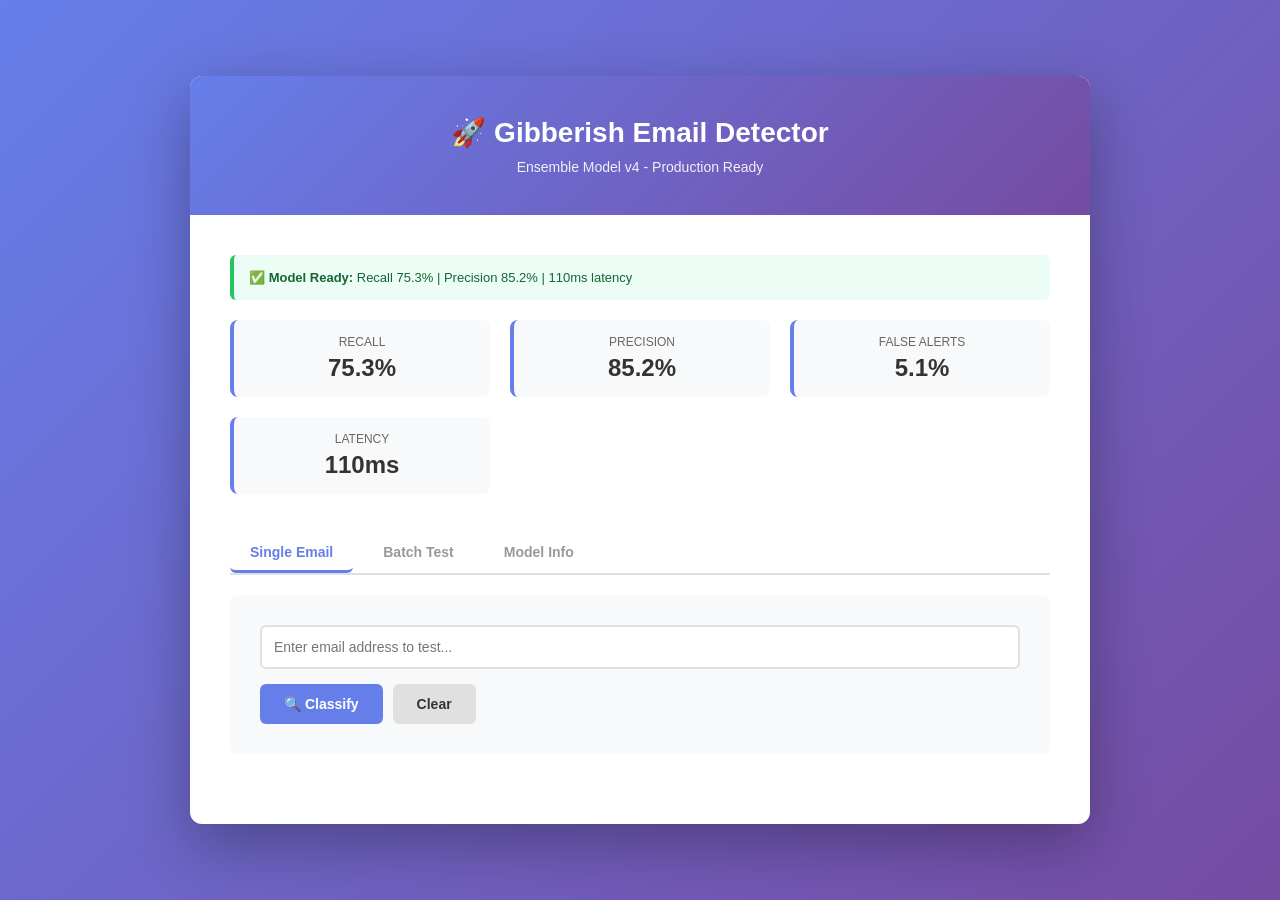
<file: v4-reference/templates/index.html>
<!DOCTYPE html>
<html lang="en">
<head>
    <meta charset="UTF-8">
    <meta name="viewport" content="width=device-width, initial-scale=1.0">
    <title>Gibberish Email Detector - v4</title>
    <style>
        * {
            margin: 0;
            padding: 0;
            box-sizing: border-box;
        }

        body {
            font-family: -apple-system, BlinkMacSystemFont, 'Segoe UI', Roboto, 'Helvetica Neue', Arial, sans-serif;
            background: linear-gradient(135deg, #667eea 0%, #764ba2 100%);
            min-height: 100vh;
            padding: 20px;
            display: flex;
            align-items: center;
            justify-content: center;
        }

        .container {
            background: white;
            border-radius: 12px;
            box-shadow: 0 20px 60px rgba(0, 0, 0, 0.3);
            max-width: 900px;
            width: 100%;
            overflow: hidden;
        }

        header {
            background: linear-gradient(135deg, #667eea 0%, #764ba2 100%);
            color: white;
            padding: 40px 30px;
            text-align: center;
        }

        h1 {
            font-size: 28px;
            margin-bottom: 10px;
        }

        .subtitle {
            font-size: 14px;
            opacity: 0.9;
        }

        .content {
            padding: 40px;
        }

        .model-stats {
            display: grid;
            grid-template-columns: repeat(auto-fit, minmax(200px, 1fr));
            gap: 20px;
            margin-bottom: 40px;
        }

        .stat-card {
            background: #f8f9fa;
            border-radius: 8px;
            padding: 15px;
            text-align: center;
            border-left: 4px solid #667eea;
        }

        .stat-label {
            font-size: 12px;
            color: #666;
            text-transform: uppercase;
            margin-bottom: 5px;
        }

        .stat-value {
            font-size: 24px;
            font-weight: bold;
            color: #333;
        }

        .input-section {
            background: #f8f9fa;
            padding: 30px;
            border-radius: 8px;
            margin-bottom: 30px;
        }

        .input-group {
            display: flex;
            gap: 10px;
            margin-bottom: 15px;
        }

        input[type="email"], textarea {
            flex: 1;
            padding: 12px;
            border: 2px solid #e0e0e0;
            border-radius: 6px;
            font-size: 14px;
            font-family: inherit;
            transition: border-color 0.3s;
        }

        input[type="email"]:focus, textarea:focus {
            outline: none;
            border-color: #667eea;
        }

        textarea {
            height: 100px;
            resize: vertical;
        }

        .button-group {
            display: flex;
            gap: 10px;
            flex-wrap: wrap;
        }

        button {
            padding: 12px 24px;
            border: none;
            border-radius: 6px;
            font-size: 14px;
            font-weight: 600;
            cursor: pointer;
            transition: all 0.3s;
        }

        .btn-primary {
            background: #667eea;
            color: white;
        }

        .btn-primary:hover {
            background: #5568d3;
            transform: translateY(-2px);
            box-shadow: 0 10px 20px rgba(102, 126, 234, 0.3);
        }

        .btn-secondary {
            background: #e0e0e0;
            color: #333;
        }

        .btn-secondary:hover {
            background: #d0d0d0;
        }

        .results {
            display: none;
        }

        .results.show {
            display: block;
        }

        .result-item {
            background: #f8f9fa;
            border-radius: 8px;
            padding: 20px;
            margin-bottom: 15px;
            border-left: 4px solid #667eea;
        }

        .result-item.gibberish {
            border-left-color: #ef4444;
        }

        .result-item.ordinary {
            border-left-color: #22c55e;
        }

        .result-item.suspicious {
            border-left-color: #f59e0b;
        }

        .result-email {
            font-size: 16px;
            font-weight: 600;
            margin-bottom: 10px;
            word-break: break-all;
        }

        .result-decision {
            display: inline-block;
            padding: 6px 12px;
            border-radius: 20px;
            font-size: 12px;
            font-weight: 600;
            margin-bottom: 10px;
        }

        .decision-gibberish {
            background: #fee2e2;
            color: #991b1b;
        }

        .decision-ordinary {
            background: #dcfce7;
            color: #166534;
        }

        .decision-suspicious {
            background: #fef3c7;
            color: #92400e;
        }

        .result-details {
            font-size: 13px;
            color: #666;
            line-height: 1.6;
        }

        .detail-row {
            display: flex;
            justify-content: space-between;
            margin-bottom: 8px;
        }

        .detail-label {
            color: #999;
        }

        .detail-value {
            font-weight: 600;
            color: #333;
        }

        .loading {
            display: none;
            text-align: center;
            padding: 20px;
        }

        .loading.show {
            display: block;
        }

        .spinner {
            border: 4px solid #f3f3f3;
            border-top: 4px solid #667eea;
            border-radius: 50%;
            width: 30px;
            height: 30px;
            animation: spin 1s linear infinite;
            margin: 0 auto;
        }

        @keyframes spin {
            0% { transform: rotate(0deg); }
            100% { transform: rotate(360deg); }
        }

        .tier-badge {
            display: inline-block;
            padding: 4px 8px;
            border-radius: 4px;
            font-size: 11px;
            font-weight: 600;
            margin-right: 5px;
        }

        .tier1 {
            background: #dbeafe;
            color: #1e40af;
        }

        .tier2 {
            background: #fce7f3;
            color: #831843;
        }

        .info-box {
            background: #ecfdf5;
            border-left: 4px solid #22c55e;
            padding: 15px;
            border-radius: 6px;
            margin-bottom: 20px;
            font-size: 13px;
            color: #166534;
        }

        .tabs {
            display: flex;
            gap: 10px;
            margin-bottom: 20px;
            border-bottom: 2px solid #e0e0e0;
        }

        .tab {
            padding: 10px 20px;
            border: none;
            background: none;
            cursor: pointer;
            font-weight: 600;
            color: #999;
            border-bottom: 3px solid transparent;
            transition: all 0.3s;
        }

        .tab.active {
            color: #667eea;
            border-bottom-color: #667eea;
        }

        .tab-content {
            display: none;
        }

        .tab-content.active {
            display: block;
        }
    </style>
</head>
<body>
    <div class="container">
        <header>
            <h1>🚀 Gibberish Email Detector</h1>
            <p class="subtitle">Ensemble Model v4 - Production Ready</p>
        </header>

        <div class="content">
            <div class="info-box">
                ✅ <strong>Model Ready:</strong> Recall 75.3% | Precision 85.2% | 110ms latency
            </div>

            <div class="model-stats">
                <div class="stat-card">
                    <div class="stat-label">Recall</div>
                    <div class="stat-value">75.3%</div>
                </div>
                <div class="stat-card">
                    <div class="stat-label">Precision</div>
                    <div class="stat-value">85.2%</div>
                </div>
                <div class="stat-card">
                    <div class="stat-label">False Alerts</div>
                    <div class="stat-value">5.1%</div>
                </div>
                <div class="stat-card">
                    <div class="stat-label">Latency</div>
                    <div class="stat-value">110ms</div>
                </div>
            </div>

            <div class="tabs">
                <button class="tab active" onclick="switchTab('single')">Single Email</button>
                <button class="tab" onclick="switchTab('batch')">Batch Test</button>
                <button class="tab" onclick="switchTab('info')">Model Info</button>
            </div>

            <div id="single" class="tab-content active">
                <div class="input-section">
                    <div class="input-group">
                        <input type="email" id="emailInput" placeholder="Enter email address to test..." onkeypress="if(event.key==='Enter') testEmail()">
                    </div>
                    <div class="button-group">
                        <button class="btn-primary" onclick="testEmail()">🔍 Classify</button>
                        <button class="btn-secondary" onclick="clearResults()">Clear</button>
                    </div>
                </div>

                <div class="loading" id="loading">
                    <div class="spinner"></div>
                    <p style="margin-top: 10px; color: #666;">Analyzing...</p>
                </div>

                <div class="results" id="results"></div>
            </div>

            <div id="batch" class="tab-content">
                <div class="input-section">
                    <textarea id="batchInput" placeholder="Paste multiple emails (one per line)&#10;&#10;Example:&#10;mukunda@gmail.com&#10;test@tempmail.com&#10;john.smith@example.com"></textarea>
                    <div class="button-group" style="margin-top: 15px;">
                        <button class="btn-primary" onclick="testBatch()">🧪 Test Batch</button>
                        <button class="btn-secondary" onclick="clearBatch()">Clear</button>
                    </div>
                </div>

                <div class="loading" id="batchLoading">
                    <div class="spinner"></div>
                    <p style="margin-top: 10px; color: #666;">Processing batch...</p>
                </div>

                <div class="results" id="batchResults"></div>
            </div>

            <div id="info" class="tab-content">
                <div style="line-height: 1.8; color: #666; font-size: 14px;">
                    <h3 style="margin-bottom: 15px; color: #333;">📊 Model v4-fresh</h3>
                    <h4 style="margin-top: 20px; color: #333;">Architecture</h4>
                    <p><strong>Tier 1 (Rules):</strong> 13 hard rules + 121k disposable domains (10ms)</p>
                    <p><strong>Tier 2 (ML):</strong> Logistic Regression, 50k TF-IDF features (100ms)</p>
                    <p><strong>Ensemble:</strong> Rules-first confidence routing (110ms total)</p>

                    <h4 style="margin-top: 20px; color: #333;">Training Results</h4>
                    <p>Recall: 75.3% (catches 75% of gibberish)</p>
                    <p>Precision: 85.2% (85% of flags are correct)</p>
                    <p>Coverage: 99.96% (scores nearly all emails)</p>
                    <p>Training: 152k emails (41.7k gibberish, 106.9k ordinary)</p>

                    <h4 style="margin-top: 20px; color: #333;">Detections</h4>
                    <p>✓ Keyboard mashing (JDJD@, GDFGH@)</p>
                    <p>✓ Only/mostly numbers (12345@, 11NZ@)</p>
                    <p>✓ Character repetition (aaaaaaa@)</p>
                    <p>✓ Disposable domains (tempmail, mailinator)</p>
                    <p>✓ Domain typos (gmai.com, gmial.com)</p>
                    <p>✓ High entropy + low vowels (random gibberish)</p>
                    <p>✓ ML edge cases (unusual patterns)</p>
                </div>
            </div>
        </div>
    </div>

    <script>
        async function testEmail() {
            const email = document.getElementById('emailInput').value.trim().toLowerCase();
            if (!email) { alert('Please enter an email'); return; }
            if (!email.includes('@')) { alert('Invalid email'); return; }
            
            showLoading(true);
            try {
                const response = await fetch('/api/classify', {
                    method: 'POST',
                    headers: { 'Content-Type': 'application/json' },
                    body: JSON.stringify({ email })
                });
                const data = await response.json();
                showLoading(false);
                if (response.ok) displayResult(data);
                else alert('Error: ' + data.error);
            } catch (e) {
                showLoading(false);
                alert('Error: ' + e.message);
            }
        }

        function displayResult(data) {
            const resultsDiv = document.getElementById('results');
            const decisionClass = data.decision.replace('_', '-');
            const decisionText = {'gibberish': '🚨 GIBBERISH', 'ordinary': '✓ ORDINARY', 'suspicious': '⚠️ SUSPICIOUS'}[data.decision] || data.decision;

            let html = `
                <div class="result-item ${decisionClass}">
                    <div class="result-email">${escapeHtml(data.email)}</div>
                    <div class="result-decision decision-${decisionClass}">${decisionText}</div>
                    <div class="result-details">
                        <div class="detail-row">
                            <span class="detail-label"><span class="tier-badge tier1">TIER 1</span>Rules:</span>
                            <span class="detail-value">${capitalizeFirst(data.tier1_decision.replace('_', ' '))}</span>
                        </div>
                        <div class="detail-row">
                            <span class="detail-label">Tier 1 Confidence:</span>
                            <span class="detail-value">${data.tier1_confidence}</span>
                        </div>
                        ${data.tier2_score ? `
                        <div class="detail-row">
                            <span class="detail-label"><span class="tier-badge tier2">TIER 2</span>ML Score:</span>
                            <span class="detail-value">${data.tier2_score}</span>
                        </div>
                        ` : ''}
                        <div class="detail-row">
                            <span class="detail-label">Reason:</span>
                            <span class="detail-value">${capitalizeFirst(data.reason.replace(/_/g, ' '))}</span>
                        </div>
                        <div class="detail-row">
                            <span class="detail-label">Latency:</span>
                            <span class="detail-value">${data.latency_ms}ms</span>
                        </div>
                    </div>
                </div>
            `;
            resultsDiv.innerHTML = html;
            resultsDiv.classList.add('show');
        }

        async function testBatch() {
            const emails = document.getElementById('batchInput').value.trim().split('\n')
                .map(e => e.trim().toLowerCase()).filter(e => e && e.includes('@'));
            if (!emails.length) { alert('No valid emails'); return; }

            showBatchLoading(true);
            try {
                const response = await fetch('/api/test-batch', {
                    method: 'POST',
                    headers: { 'Content-Type': 'application/json' },
                    body: JSON.stringify({ emails })
                });
                const data = await response.json();
                showBatchLoading(false);
                if (response.ok) displayBatchResults(data);
                else alert('Error: ' + data.error);
            } catch (e) {
                showBatchLoading(false);
                alert('Error: ' + e.message);
            }
        }

        function displayBatchResults(data) {
            const resultsDiv = document.getElementById('batchResults');
            const summary = `
                <div style="background: #f8f9fa; padding: 15px; border-radius: 8px; margin-bottom: 20px;">
                    <div style="font-weight: 600; margin-bottom: 10px;">📊 Summary</div>
                    <div style="display: grid; grid-template-columns: repeat(4, 1fr); gap: 15px;">
                        <div><span style="color: #999;">Total</span><br><strong>${data.total}</strong></div>
                        <div><span style="color: #999;">Gibberish</span><br><strong style="color: #ef4444;">${data.gibberish}</strong></div>
                        <div><span style="color: #999;">Ordinary</span><br><strong style="color: #22c55e;">${data.ordinary}</strong></div>
                        <div><span style="color: #999;">Suspicious</span><br><strong style="color: #f59e0b;">${data.suspicious}</strong></div>
                    </div>
                </div>
            `;
            const details = data.results.map(r => {
                const decisionClass = r.decision.replace('_', '-');
                return `
                    <div class="result-item ${decisionClass}" style="margin-bottom: 10px;">
                        <div class="result-email" style="font-size: 14px;">${escapeHtml(r.email)}</div>
                        <div class="result-decision decision-${decisionClass}" style="display: inline-block;">
                            ${r.decision === 'gibberish' ? '🚨' : r.decision === 'ordinary' ? '✓' : '⚠️'}
                            ${capitalizeFirst(r.decision.replace('_', ' '))}
                        </div>
                        <div class="result-details" style="font-size: 12px; margin-top: 8px;">
                            <div class="detail-row">
                                <span class="detail-label"><span class="tier-badge tier1">TIER 1</span>Rules:</span>
                                <span class="detail-value">${capitalizeFirst(r.tier1_decision.replace('_', ' '))}</span>
                            </div>
                            <div class="detail-row">
                                <span class="detail-label">Confidence:</span>
                                <span class="detail-value">${r.tier1_confidence}</span>
                            </div>
                            ${r.tier2_score ? `
                            <div class="detail-row">
                                <span class="detail-label"><span class="tier-badge tier2">TIER 2</span>ML Score:</span>
                                <span class="detail-value">${r.tier2_score}</span>
                            </div>
                            ` : ''}
                            <div class="detail-row">
                                <span class="detail-label">Reason:</span>
                                <span class="detail-value">${capitalizeFirst(r.reason.replace(/_/g, ' '))}</span>
                            </div>
                        </div>
                    </div>
                `;
            }).join('');
            resultsDiv.innerHTML = summary + details;
            resultsDiv.classList.add('show');
        }

        function switchTab(tab) {
            document.querySelectorAll('.tab').forEach(t => t.classList.remove('active'));
            document.querySelectorAll('.tab-content').forEach(c => c.classList.remove('active'));
            event.target.classList.add('active');
            document.getElementById(tab).classList.add('active');
        }

        function showLoading(show) {
            document.getElementById('loading').classList.toggle('show', show);
        }

        function showBatchLoading(show) {
            document.getElementById('batchLoading').classList.toggle('show', show);
        }

        function clearResults() {
            document.getElementById('emailInput').value = '';
            document.getElementById('results').innerHTML = '';
            document.getElementById('results').classList.remove('show');
        }

        function clearBatch() {
            document.getElementById('batchInput').value = '';
            document.getElementById('batchResults').innerHTML = '';
            document.getElementById('batchResults').classList.remove('show');
        }

        function escapeHtml(text) {
            const map = { '&': '&amp;', '<': '&lt;', '>': '&gt;', '"': '&quot;', "'": '&#039;' };
            return text.replace(/[&<>"']/g, m => map[m]);
        }

        function capitalizeFirst(text) {
            return text.charAt(0).toUpperCase() + text.slice(1);
        }
    </script>
</body>
</html>
</file>
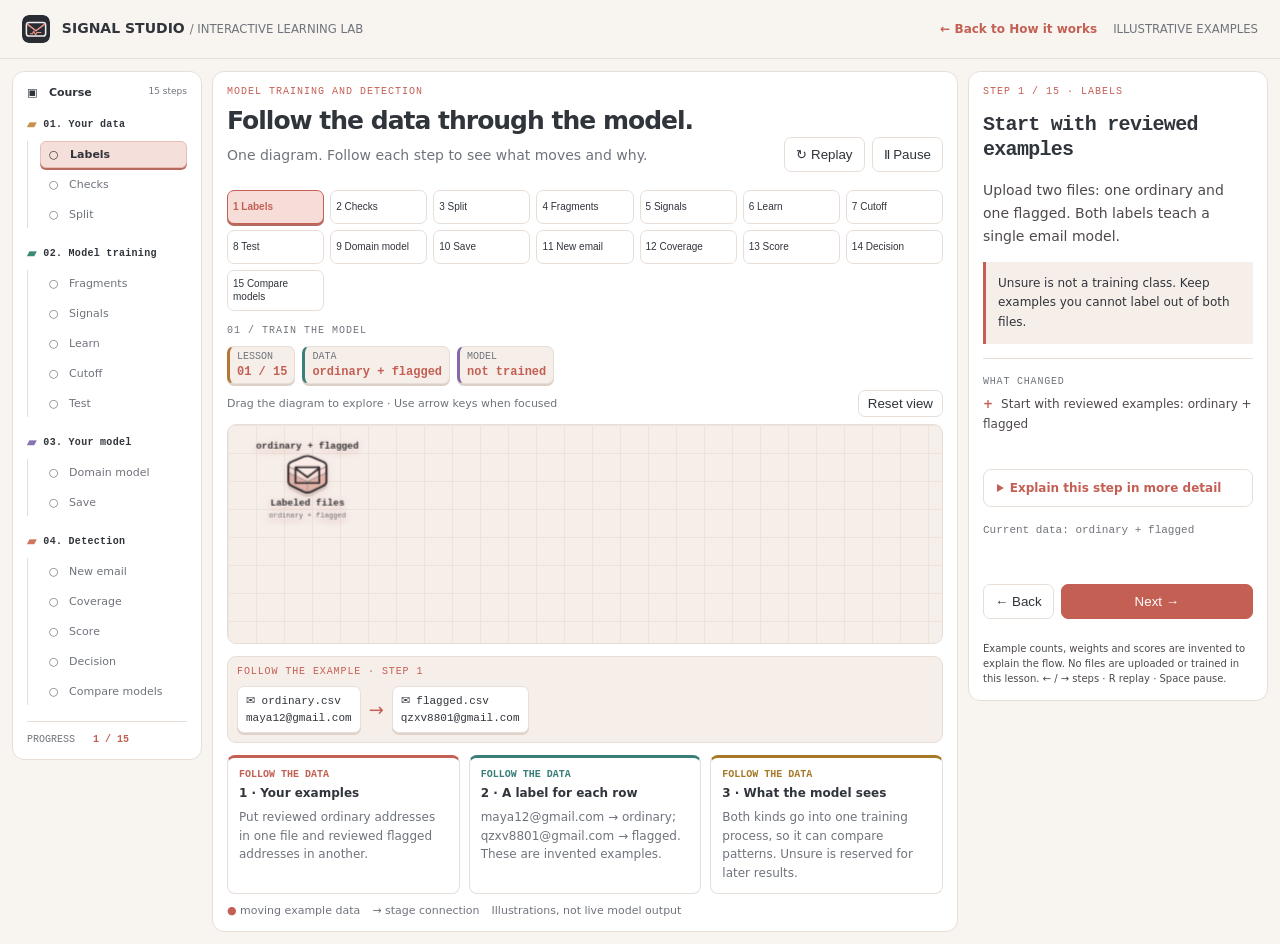
<file: ui/model-lesson.html>
<!doctype html><html lang="en"><head><meta charset="utf-8"><meta name="viewport" content="width=device-width,initial-scale=1"><title>Signal Studio · Inside model training</title><link rel="icon" type="image/svg+xml" href="./favicon.svg"><script>try{document.documentElement.dataset.theme=localStorage.getItem("signal-theme")==="dark"?"dark":"light"}catch(e){}</script><style>
:root{--bg:#f8f5f1;--panel:#fff;--soft:#f6eee9;--ink:#30343b;--muted:#6f747c;--line:#e7ded8;--accent:#c45f54;--accent-soft:#f5dfda}*{box-sizing:border-box}body{background:var(--bg);color:var(--ink);font:14px system-ui;margin:0}header{padding:15px 22px;border-bottom:1px solid var(--line);font-weight:700;display:flex;justify-content:space-between;gap:10px}header span{color:var(--accent)}header small{font-weight:400;color:var(--muted)}.layout{display:grid;grid-template-columns:minmax(0,3fr) minmax(260px,1fr);gap:12px;max-width:1500px;margin:18px auto;padding:0 16px}.panel{background:var(--panel);border:1px solid var(--line);border-radius:12px;padding:18px}.kicker{font:10px monospace;letter-spacing:.1em;color:var(--accent)}h1{font-size:25px;letter-spacing:-.04em;margin:9px 0}p{color:var(--muted);line-height:1.65}.visual{position:relative;overflow:hidden;background:linear-gradient(var(--line) 1px,transparent 1px),linear-gradient(90deg,var(--line) 1px,transparent 1px),var(--soft);background-size:28px 28px;border:1px solid var(--line);border-radius:9px}.visual svg{display:block;width:100%;height:auto;min-height:310px}.wire{stroke:#d4bcb4;stroke-width:2;fill:none;marker-end:url(#arrow)}.node rect{fill:var(--panel);stroke:#cbbcb5;stroke-width:1.5}.node.active rect{fill:var(--accent-soft);stroke:var(--accent);stroke-width:2.5}.node text{fill:var(--ink);font:600 13px system-ui;text-anchor:middle}.node .small{fill:var(--muted);font:11px system-ui}.particle rect{fill:var(--panel);stroke:var(--accent);stroke-width:1.5}.particle text{fill:var(--accent);font:11px monospace;text-anchor:middle}.toolbar{display:flex;gap:7px;justify-content:flex-end;margin:12px 0}.toolbar button,.actions button,.timeline button,.cases button{background:var(--panel);border:1px solid var(--line);border-radius:7px;padding:9px 11px;color:var(--ink);cursor:pointer}.toolbar button:hover,.actions button:hover,.timeline button:hover,.cases button:hover{border-color:var(--accent)}.timeline{display:flex;gap:6px;overflow-x:auto;padding:8px 0 2px}.timeline button{font-size:11px;white-space:nowrap}.timeline button.active,.cases button.active{background:var(--accent-soft);border-color:var(--accent);color:var(--accent)}.guide{display:flex;flex-direction:column;min-height:570px}.guide h2{font-size:21px;line-height:1.25;margin:15px 0 3px}.note{background:var(--soft);border-left:3px solid var(--accent);padding:12px;font-size:12px;line-height:1.6}.detail{font:11px monospace;line-height:1.7;color:var(--muted);margin:14px 0;overflow-wrap:anywhere}.actions{display:flex;gap:7px;margin-top:auto;padding-top:16px}.actions button:last-child{flex:1;background:var(--accent);color:white;border-color:var(--accent)}button:focus-visible{outline:2px solid var(--accent);outline-offset:2px}.cases{display:flex;gap:5px;flex-wrap:wrap}.cases button{font-size:10px}.foot{font-size:10px;color:var(--muted);line-height:1.5}.legend{display:flex;gap:12px;flex-wrap:wrap;font-size:11px;color:var(--muted);margin-top:10px}.legend b{color:var(--accent)}@media(max-width:900px){.layout{grid-template-columns:1fr}.guide{min-height:0}.actions{margin-top:20px}}@media(prefers-reduced-motion:reduce){.particle animateMotion{display:none}}

/* The whole lesson index stays visible and every scene has concrete data. */
.timeline{display:grid;grid-template-columns:repeat(7,minmax(0,1fr));overflow:visible;gap:6px}.timeline button{white-space:normal;text-align:left;line-height:1.25;min-height:42px}.node .icon{font:18px system-ui;fill:var(--accent)}.node text{font-size:12px}.node .small{font-size:10px}.example-stage{margin-top:12px;border:1px solid var(--line);background:var(--soft);border-radius:9px;padding:13px;min-height:100px}.example-stage-label{font:10px monospace;color:var(--accent);letter-spacing:.09em;margin-bottom:9px}.example-flow{display:flex;gap:8px;align-items:center;flex-wrap:wrap}.example-item{background:var(--panel);border:1px solid var(--line);border-radius:7px;padding:9px 11px;font:11px monospace;line-height:1.5;color:var(--ink);animation:slide-data .55s ease both}.example-item:nth-child(2){animation-delay:.15s}.example-item:nth-child(3){animation-delay:.3s}.example-item:nth-child(4){animation-delay:.45s}.example-arrow{color:var(--accent);font-size:18px}.explanation{margin-top:13px;border:1px solid var(--line);border-radius:8px;padding:11px 13px;background:var(--panel)}.explanation summary{cursor:pointer;font-size:12px;color:var(--accent);font-weight:700}.explanation p{font-size:12px;line-height:1.6;margin:9px 0 0}.guide{min-height:630px}.packet text{paint-order:stroke;stroke:var(--panel);stroke-width:5px;stroke-linejoin:round}.particle text{paint-order:stroke;stroke:var(--panel);stroke-width:5px;stroke-linejoin:round}@keyframes slide-data{from{opacity:0;transform:translateY(-12px)}to{opacity:1;transform:none}}@media(max-width:1100px){.timeline{grid-template-columns:repeat(4,minmax(0,1fr))}}@media(max-width:550px){.timeline{grid-template-columns:repeat(3,minmax(0,1fr))}}@media(prefers-reduced-motion:reduce){.example-item{animation:none}}

/* Every moving item represents example data or a calculated output. */
.node{transition:opacity .35s}.node.muted{opacity:.34}.wire{transition:opacity .35s}.wire.active-wire{stroke:var(--accent);stroke-width:3}.stage-status{display:flex;flex-wrap:wrap;gap:7px;margin:0 0 12px}.stage-status span{border:1px solid var(--line);background:var(--panel);border-radius:7px;padding:7px 10px;font:10px monospace;color:var(--muted)}.stage-status b{color:var(--accent);display:block;font-size:12px;margin-top:3px}.changes{margin:14px 0;border-top:1px solid var(--line);padding-top:12px}.changes strong{font:10px monospace;color:var(--muted);letter-spacing:.08em}.changes p{font-size:12px;margin:8px 0;color:var(--ink)}.changes p:before{content:'+';color:var(--accent);font-weight:700;margin-right:8px}.node.active{filter:drop-shadow(0 0 8px #c45f5430)}.motion-tag{fill:var(--accent-soft);stroke:var(--accent);stroke-width:1.4}.motion-label{fill:var(--accent);font:10px monospace;text-anchor:middle}.queue rect{fill:var(--panel);stroke:var(--accent);stroke-width:1}.queue text{fill:var(--accent);font:9px monospace;text-anchor:middle}@keyframes queued{0%,100%{opacity:.25;transform:translateY(0)}50%{opacity:1;transform:translateY(-3px)}}.queue{animation:queued 1.8s ease-in-out infinite}.queue:nth-child(2){animation-delay:.3s}.queue:nth-child(3){animation-delay:.6s}@media(prefers-reduced-motion:reduce){.queue{animation:none}}

/* Build the illustration progressively, rather than showing a complete flowchart. */
.node .node-halo{fill:var(--panel);stroke:#cfb6ae;stroke-width:1.6}.node.active .node-halo{fill:var(--accent-soft);stroke:var(--accent);stroke-width:2}.node .line-icon{fill:none;stroke:var(--ink);stroke-width:2;stroke-linecap:round;stroke-linejoin:round}.node .solid-icon{fill:var(--accent);stroke:none}.node text{fill:var(--ink);font:700 12px system-ui;text-anchor:middle}.node .small{fill:var(--muted);font:10px system-ui}.node.is-hidden,.wire.is-hidden{opacity:0!important;visibility:hidden;pointer-events:none}.node.is-hidden .node-halo{opacity:0}.node{transition:opacity .45s}.node.muted{opacity:.54}.node.revealed{animation:node-arrive .55s ease both}.node.active{filter:drop-shadow(0 3px 5px #c45f542b)}@keyframes node-arrive{from{opacity:0;transform:translateY(10px)}to{opacity:1}}@media(prefers-reduced-motion:reduce){.node.revealed{animation:none}}

/* Keep the lesson controls in view and give detection its own canvas. */
.phase-caption{font:10px monospace;letter-spacing:.1em;color:var(--muted);margin:4px 0 10px}.guide{position:sticky;top:12px;align-self:start;max-height:calc(100dvh - 24px);overflow-y:auto}.actions{position:sticky;bottom:-18px;background:var(--panel);padding:12px 0;z-index:5;box-shadow:0 -10px 14px var(--panel)}.detect-wire{stroke:#c9aaa0;stroke-width:2;fill:none;stroke-dasharray:5 5;marker-end:url(#arrow)}.detect-wire.is-hidden{visibility:hidden}.node .saved-halo{fill:var(--panel);stroke:var(--accent);stroke-width:1.6}.node .saved-icon{fill:none;stroke:var(--ink);stroke-width:2;stroke-linejoin:round}.visual svg{min-height:0}.guide .foot{margin-bottom:0}@media(max-width:900px){body{padding-bottom:80px}.guide{position:static;max-height:none;overflow:visible}.actions{position:fixed;left:0;right:0;bottom:0;margin:0;padding:10px 16px calc(10px + env(safe-area-inset-bottom));border-top:1px solid var(--line);box-shadow:0 -6px 20px #49302a14;z-index:30}.actions button:first-child{min-width:100px}.actions button:last-child{max-width:none}}

/* Course navigation and an animated, color-coded learning canvas. */
@media(min-width:1100px){.layout{grid-template-columns:190px minmax(0,1fr) minmax(250px,300px);max-width:none;margin:12px auto;padding:0 12px;gap:10px}.course-sidebar{position:sticky;top:10px;max-height:calc(100dvh - 20px);overflow:auto}.layout>section.panel{min-width:0}.guide{max-height:calc(100dvh - 20px);top:10px}.visual svg{max-height:42dvh}.layout>section.panel>p{margin:5px 0}.toolbar{margin:6px 0}.timeline{grid-template-columns:repeat(7,minmax(0,1fr))}.timeline button{padding:7px 5px;min-height:34px;font-size:10px}.example-stage{min-height:0;padding:9px}.example-item{padding:6px 8px}.stage-status span{padding:4px 7px}.stage-status{margin-bottom:6px}.panel{padding:14px}}
.course-sidebar{background:var(--panel);border:1px solid var(--line);border-radius:12px;padding:14px;align-self:start}.course-title{display:flex;justify-content:space-between;font-size:11px;font-weight:700;margin-bottom:16px}.course-title small{font-size:9px;color:var(--muted);font-weight:400}.course-group{margin:0 0 16px}.course-group h3{font:700 10px monospace;letter-spacing:.03em;margin:0 0 7px;display:flex;align-items:center;gap:7px}.course-folder{font-size:15px}.course-lessons{display:grid;gap:3px;padding-left:12px;border-left:1px solid var(--line)}.course-lessons button{font:11px system-ui;text-align:left;padding:6px 8px;border:1px solid transparent;background:transparent;border-radius:6px;color:var(--muted);cursor:pointer}.course-lessons button:hover{background:var(--soft)}.course-lessons button.active{color:var(--ink);background:var(--accent-soft);border-color:#e7bdb4;font-weight:700}.course-progress{font:10px monospace;color:var(--muted);border-top:1px solid var(--line);padding-top:12px}.course-progress b{color:var(--accent)}
.visual{isolation:isolate;background:var(--soft)}.visual:before{content:'';position:absolute;inset:-28px;background-image:linear-gradient(var(--line) 1px,transparent 1px),linear-gradient(90deg,var(--line) 1px,transparent 1px);background-size:28px 28px;opacity:.65;animation:grid-flow 18s linear infinite;z-index:-1}.visual svg{position:relative;z-index:1}.node .node-halo,.node .saved-halo{fill:var(--node-fill,#f6ddd7);stroke:var(--node-stroke,#c45f54);stroke-width:1.7}.node .line-icon,.node .saved-icon{stroke:var(--node-stroke,#c45f54)}.node[data-node="files"],.node[data-node="incoming"]{--node-fill:#f8ded6;--node-stroke:#bd6156}.node[data-node="check"],.node[data-node="coverage"]{--node-fill:#d9ece8;--node-stroke:#397e77}.node[data-node="split"]{--node-fill:#f9e9c3;--node-stroke:#a57928}.node[data-node="prepare"]{--node-fill:#e8dff4;--node-stroke:#8569a6}.node[data-node="fit"],.node[data-node="score"]{--node-fill:#dce7f7;--node-stroke:#5c7fae}.node[data-node="validate"],.node[data-node="decision"]{--node-fill:#f8e2c7;--node-stroke:#b27637}.node[data-node="test"]{--node-fill:#deecda;--node-stroke:#628958}.node[data-node="save"],.node[data-node="saved-detect"]{--node-fill:#e7e1f3;--node-stroke:#82709d}.node[data-node="domain"]{--node-fill:#d9e9ef;--node-stroke:#508595}.node.active .node-halo{fill:var(--node-fill);stroke:var(--node-stroke)}.node.muted{opacity:.76}.node.active .line-icon,.node.active .saved-icon{transform-box:fill-box;transform-origin:center;animation:object-breathe 2.5s ease-in-out infinite}.wire.active-wire{stroke:var(--accent);stroke-dasharray:5 5;animation:wire-motion 1s linear infinite}.stage-status span:nth-child(1){border-left:3px solid #b27637}.stage-status span:nth-child(2){border-left:3px solid #397e77}.stage-status span:nth-child(3){border-left:3px solid #8569a6}.timeline button.active{background:#f6ddd7;border-color:var(--accent)}.timeline button[data-done="true"]{background:#e4efe6;border-color:#a5c4aa;color:#3e6950}.motion-paused .visual:before,.motion-paused .node .line-icon,.motion-paused .node .saved-icon,.motion-paused .wire,.motion-paused .queue{animation-play-state:paused!important}@keyframes grid-flow{to{background-position:28px 28px}}@keyframes object-breathe{0%,100%{transform:translateY(0) scale(1)}50%{transform:translateY(-3px) scale(1.08)}}@keyframes wire-motion{to{stroke-dashoffset:-20}}@media(max-width:1099px){.course-sidebar{position:static}.course-groups{display:grid;grid-template-columns:repeat(4,minmax(150px,1fr));gap:10px;overflow:auto}.course-lessons{display:none}.course-group{margin:0}.course-progress{margin-top:12px}.layout{grid-template-columns:1fr}.visual svg{max-height:420px}}@media(max-width:550px){.course-groups{grid-template-columns:repeat(4,130px)}.course-group h3{font-size:9px}.course-sidebar{padding:10px}}@media(prefers-reduced-motion:reduce){.visual:before,.node.active .line-icon,.node.active .saved-icon,.wire.active-wire{animation:none!important}}

.layout > *{min-width:0}.course-groups{min-width:0;max-width:100%}header{min-width:0}header>div,header>small{min-width:0}@media(max-width:550px){header{font-size:11px}header small{font-size:9px}}

/* Solid illustrated objects and continuous scene transitions. */
.node .node-halo,.node .saved-halo{fill:var(--node-fill,#f6ddd7);stroke:#342e30;stroke-width:2.2;filter:drop-shadow(0px 4px 1px #5d49432b)}.node .shape-side{fill:var(--node-stroke,#c45f54);opacity:.34;stroke:#342e30;stroke-width:1.7;stroke-linejoin:round}.node .shape-top{fill:#ffffff;opacity:.42;stroke:#342e30;stroke-width:1.3;stroke-linejoin:round}.node .line-icon,.node .saved-icon{stroke:#342e30;stroke-width:2.3}.node text{fill:#302b2d;font:700 12px ui-monospace,SFMono-Regular,Menlo,monospace;paint-order:stroke;stroke:var(--soft);stroke-width:2px;stroke-linejoin:round}.node .small{fill:#625b5d;font:500 9px ui-monospace,SFMono-Regular,Menlo,monospace}.node.active .node-halo,.node.active .saved-halo{stroke:#342e30;stroke-width:2.6}.node.muted{opacity:.82}.node.is-hidden{opacity:0!important;visibility:hidden}.node.revealed{animation:solid-appear .8s cubic-bezier(.2,.8,.2,1) both;transform-box:fill-box;transform-origin:center}.node.active .line-icon,.node.active .saved-icon{animation:object-breathe 2.8s ease-in-out infinite}.wire{stroke:#756766;stroke-width:2.3}.wire.active-wire{stroke:#c45f54;stroke-width:3}.stage-status span{background:var(--soft);box-shadow:0 2px 0 #ddd0c8;font-family:ui-monospace,monospace}.timeline button.active,.course-lessons button.active{box-shadow:0 2px 0 #b76a5f;font-weight:700}.guide h2{font-family:ui-monospace,SFMono-Regular,Menlo,monospace;font-weight:800;font-size:20px;letter-spacing:-.035em}.guide p{color:#50494a}.example-item{box-shadow:0 2px 0 #ded2cb}.motion-label{font-weight:700;paint-order:stroke;stroke:var(--soft);stroke-width:5px;stroke-linejoin:round}.node.revealed text{animation:text-appear .5s .25s both}@keyframes solid-appear{from{opacity:0;scale:.82;translate:0 12px}to{opacity:1;scale:1;translate:0 0}}@keyframes text-appear{from{opacity:0}to{opacity:1}}@media(prefers-reduced-motion:reduce){.node.revealed,.node.revealed text{animation:none!important}}

:root[data-theme="dark"]{color-scheme:dark;--bg:#17191f;--panel:#23262e;--soft:#2e3039;--ink:#f2eeee;--muted:#bbb3b1;--line:#484148;--accent:#ef998b;--accent-soft:#49342f}:root[data-theme="dark"] .node text{fill:#f2eeee;stroke:var(--soft)}:root[data-theme="dark"] .node .small{fill:#bbb3b1}:root[data-theme="dark"] .guide p{color:var(--muted)}:root[data-theme="dark"] .node .line-icon,:root[data-theme="dark"] .node .saved-icon{stroke:#302b2d}:root[data-theme="dark"] .course-lessons button.active{color:var(--ink)}

.lab-header-actions{display:flex;align-items:center;gap:16px}.lab-back{color:var(--accent);font-size:12px;text-decoration:none}.lab-back:hover{text-decoration:underline}@media(max-width:550px){.lab-header-actions{flex-direction:column;align-items:flex-end;gap:4px}}

.lab-logo{width:28px;height:28px;vertical-align:middle;margin-right:7px;border-radius:7px}

.walkthrough{display:grid;grid-template-columns:repeat(auto-fit,minmax(190px,1fr));gap:9px;margin-top:12px}.walk-card{background:var(--panel);border:1px solid var(--line);border-top:3px solid var(--card-color);border-radius:8px;padding:11px;animation:walk-in .55s both;animation-delay:calc(var(--order) * .22s)}.walk-card strong{display:block;color:var(--ink);font-size:12px;line-height:1.4}.walk-card p{font-size:12px;line-height:1.55;margin:6px 0 0}.walk-card .walk-number{color:var(--card-color);font:700 10px monospace;display:block;margin-bottom:5px}.motion-paused .walk-card{animation-play-state:paused}@keyframes walk-in{from{opacity:0;transform:translateY(12px)}to{opacity:1;transform:translateY(0)}}@media(prefers-reduced-motion:reduce){.walk-card{animation:none}}
.timeline{margin:0 0 12px}.lesson-heading{display:flex;align-items:flex-end;justify-content:space-between;gap:12px;margin-bottom:10px}.lesson-heading p{margin:5px 0}.lesson-heading .toolbar{margin:0;flex-shrink:0}@media(max-width:600px){.lesson-heading{align-items:flex-start;flex-direction:column}.lesson-heading .toolbar{align-self:flex-end}}
.canvas-help{display:flex;align-items:center;justify-content:space-between;gap:10px;margin:4px 0 7px;color:var(--muted);font-size:11px}.canvas-help button{background:var(--panel);color:var(--ink);border:1px solid var(--line);border-radius:7px;padding:5px 9px;cursor:pointer}.canvas-help button:hover{border-color:var(--accent)}.visual svg{cursor:grab;touch-action:none;user-select:none}.visual svg.is-dragging{cursor:grabbing}.visual svg:focus-visible{outline:2px solid var(--accent);outline-offset:-3px}
</style></head><body><header><div><img class="lab-logo" src="./favicon.svg" alt="" aria-hidden="true"> SIGNAL STUDIO <small>/ INTERACTIVE LEARNING LAB</small></div><div class="lab-header-actions"><a href="./#learn" class="lab-back">← Back to How it works</a><small>ILLUSTRATIVE EXAMPLES</small></div></header><main class="layout"><aside class="course-sidebar" aria-label="Course lessons"><div class="course-title"><span>▣ &nbsp; Course</span><small>15 steps</small></div><div class="course-groups" id="course-groups"></div><div class="course-progress" id="course-progress"></div></aside><section class="panel"><div class="lesson-heading"><div><div class="kicker">MODEL TRAINING AND DETECTION</div><h1>Follow the data through the model.</h1><p>One diagram. Follow each step to see what moves and why.</p></div><div class="toolbar"><button id="replay">↻ Replay</button><button id="pause">Ⅱ Pause</button></div></div><div id="timeline" class="timeline" aria-label="Lesson steps"></div><div class="phase-caption" id="phase-caption">01 / TRAIN THE MODEL</div><div class="stage-status"><span>LESSON <b id="stat-step">01 / 14</b></span><span>DATA <b id="stat-data">labeled emails</b></span><span>MODEL <b id="stat-model">not trained</b></span></div><div class="canvas-help"><span>Drag the diagram to explore · Use arrow keys when focused</span><button type="button" id="reset-view">Reset view</button></div><div class="visual"><svg viewBox="0 0 900 470" role="img" tabindex="0" aria-label="Interactive diagram of data preparation, training, validation, testing, saved model and detection. Drag or use arrow keys to move the view."><defs><marker id="arrow" markerWidth="8" markerHeight="8" refX="7" refY="4" orient="auto"><path d="M0 0L8 4L0 8" fill="#c9aaa0"/></marker></defs><path class="wire" d="M175 75H225"/><path class="wire" d="M375 75H425"/><path class="wire" d="M575 75H625"/><path class="wire" d="M700 110V170"/><path class="wire" d="M625 205H575"/><path class="wire" d="M425 205H375"/><path class="wire" d="M225 205H175"/><path class="wire" d="M175 355H225"/><path class="wire" d="M375 355H425"/><path class="wire" d="M575 355H625"/>
<g class="node is-hidden" data-node="files" transform="translate(25 40)"><path class="node-halo" d="M51 12 Q51 8 56 6 L70 0 Q75 -2 80 0 L94 6 Q99 8 99 12 L99 31 Q99 35 94 37 L80 44 Q75 46 70 44 L56 37 Q51 35 51 31 Z"/><path class="shape-side" d="M51 20 L75 31 L75 45 L55 36 Q51 34 51 31 Z M75 31 L99 20 L99 31 Q99 35 94 37 L75 45 Z"/><path class="shape-top" d="M51 12 Q51 8 56 6 L70 0 Q75 -2 80 0 L94 6 Q99 8 99 12 L75 24 Z"/><g class="line-icon"><path d="M60 13h30v20H60z M60 14l15 12 15-12"/></g><text x="75" y="61">Labeled files</text><text class="small" x="75" y="77">ordinary + flagged</text></g><g class="node is-hidden" data-node="check" transform="translate(225 40)"><path class="node-halo" d="M51 12 Q51 8 56 6 L70 0 Q75 -2 80 0 L94 6 Q99 8 99 12 L99 31 Q99 35 94 37 L80 44 Q75 46 70 44 L56 37 Q51 35 51 31 Z"/><path class="shape-side" d="M51 20 L75 31 L75 45 L55 36 Q51 34 51 31 Z M75 31 L99 20 L99 31 Q99 35 94 37 L75 45 Z"/><path class="shape-top" d="M51 12 Q51 8 56 6 L70 0 Q75 -2 80 0 L94 6 Q99 8 99 12 L75 24 Z"/><g class="line-icon"><circle cx="75" cy="22" r="13"/><path d="M68 22l5 5 9-10"/></g><text x="75" y="61">Data checks</text><text class="small" x="75" y="77">format + conflicts</text></g><g class="node is-hidden" data-node="split" transform="translate(425 40)"><path class="node-halo" d="M51 12 Q51 8 56 6 L70 0 Q75 -2 80 0 L94 6 Q99 8 99 12 L99 31 Q99 35 94 37 L80 44 Q75 46 70 44 L56 37 Q51 35 51 31 Z"/><path class="shape-side" d="M51 20 L75 31 L75 45 L55 36 Q51 34 51 31 Z M75 31 L99 20 L99 31 Q99 35 94 37 L75 45 Z"/><path class="shape-top" d="M51 12 Q51 8 56 6 L70 0 Q75 -2 80 0 L94 6 Q99 8 99 12 L75 24 Z"/><g class="line-icon"><path d="M75 10v9 M60 34v-7h30v7 M75 19v15"/><circle cx="60" cy="35" r="3"/><circle cx="75" cy="35" r="3"/><circle cx="90" cy="35" r="3"/></g><text x="75" y="61">Group & split</text><text class="small" x="75" y="77">train / validate / test</text></g><g class="node is-hidden" data-node="prepare" transform="translate(625 40)"><path class="node-halo" d="M51 12 Q51 8 56 6 L70 0 Q75 -2 80 0 L94 6 Q99 8 99 12 L99 31 Q99 35 94 37 L80 44 Q75 46 70 44 L56 37 Q51 35 51 31 Z"/><path class="shape-side" d="M51 20 L75 31 L75 45 L55 36 Q51 34 51 31 Z M75 31 L99 20 L99 31 Q99 35 94 37 L75 45 Z"/><path class="shape-top" d="M51 12 Q51 8 56 6 L70 0 Q75 -2 80 0 L94 6 Q99 8 99 12 L75 24 Z"/><g class="line-icon"><path d="M60 13h30v20H60z M67 13v20 M75 13v20 M83 13v20"/></g><text x="75" y="61">Features</text><text class="small" x="75" y="77">fragments + signals</text></g><g class="node is-hidden" data-node="fit" transform="translate(625 170)"><path class="node-halo" d="M51 12 Q51 8 56 6 L70 0 Q75 -2 80 0 L94 6 Q99 8 99 12 L99 31 Q99 35 94 37 L80 44 Q75 46 70 44 L56 37 Q51 35 51 31 Z"/><path class="shape-side" d="M51 20 L75 31 L75 45 L55 36 Q51 34 51 31 Z M75 31 L99 20 L99 31 Q99 35 94 37 L75 45 Z"/><path class="shape-top" d="M51 12 Q51 8 56 6 L70 0 Q75 -2 80 0 L94 6 Q99 8 99 12 L75 24 Z"/><g class="line-icon"><circle cx="75" cy="22" r="12"/><path d="M75 14v16 M67 22h16 M69 16l12 12 M81 16L69 28"/></g><text x="75" y="61">Train</text><text class="small" x="75" y="77">learn weights</text></g><g class="node is-hidden" data-node="validate" transform="translate(425 170)"><path class="node-halo" d="M51 12 Q51 8 56 6 L70 0 Q75 -2 80 0 L94 6 Q99 8 99 12 L99 31 Q99 35 94 37 L80 44 Q75 46 70 44 L56 37 Q51 35 51 31 Z"/><path class="shape-side" d="M51 20 L75 31 L75 45 L55 36 Q51 34 51 31 Z M75 31 L99 20 L99 31 Q99 35 94 37 L75 45 Z"/><path class="shape-top" d="M51 12 Q51 8 56 6 L70 0 Q75 -2 80 0 L94 6 Q99 8 99 12 L75 24 Z"/><g class="line-icon"><path d="M60 29h30 M65 29V19 M75 29V11 M85 29V22"/><path d="M60 17h30" stroke-dasharray="3 3"/></g><text x="75" y="61">Validation</text><text class="small" x="75" y="77">choose cutoff</text></g><g class="node is-hidden" data-node="test" transform="translate(225 170)"><path class="node-halo" d="M51 12 Q51 8 56 6 L70 0 Q75 -2 80 0 L94 6 Q99 8 99 12 L99 31 Q99 35 94 37 L80 44 Q75 46 70 44 L56 37 Q51 35 51 31 Z"/><path class="shape-side" d="M51 20 L75 31 L75 45 L55 36 Q51 34 51 31 Z M75 31 L99 20 L99 31 Q99 35 94 37 L75 45 Z"/><path class="shape-top" d="M51 12 Q51 8 56 6 L70 0 Q75 -2 80 0 L94 6 Q99 8 99 12 L75 24 Z"/><g class="line-icon"><path d="M64 11h22v25H64z M69 19h12 M69 24h12 M69 29h8"/></g><text x="75" y="61">Test</text><text class="small" x="75" y="77">measure outcomes</text></g><g class="node is-hidden" data-node="save" transform="translate(25 170)"><path class="node-halo" d="M51 12 Q51 8 56 6 L70 0 Q75 -2 80 0 L94 6 Q99 8 99 12 L99 31 Q99 35 94 37 L80 44 Q75 46 70 44 L56 37 Q51 35 51 31 Z"/><path class="shape-side" d="M51 20 L75 31 L75 45 L55 36 Q51 34 51 31 Z M75 31 L99 20 L99 31 Q99 35 94 37 L75 45 Z"/><path class="shape-top" d="M51 12 Q51 8 56 6 L70 0 Q75 -2 80 0 L94 6 Q99 8 99 12 L75 24 Z"/><g class="line-icon"><path d="M62 11h26v25H62z M67 11v9h16v-9 M68 36v-9h14v9"/></g><text x="75" y="61">Save</text><text class="small" x="75" y="77">model + report</text></g><g class="node is-hidden" data-node="domain" transform="translate(25 170)"><path class="node-halo" d="M51 12 Q51 8 56 6 L70 0 Q75 -2 80 0 L94 6 Q99 8 99 12 L99 31 Q99 35 94 37 L80 44 Q75 46 70 44 L56 37 Q51 35 51 31 Z"/><path class="shape-side" d="M51 20 L75 31 L75 45 L55 36 Q51 34 51 31 Z M75 31 L99 20 L99 31 Q99 35 94 37 L75 45 Z"/><path class="shape-top" d="M51 12 Q51 8 56 6 L70 0 Q75 -2 80 0 L94 6 Q99 8 99 12 L75 24 Z"/><g class="line-icon"><circle cx="75" cy="22" r="13"/><path d="M62 22h26 M75 9c-8 7-8 19 0 26 M75 9c8 7 8 19 0 26"/></g><text x="75" y="61">Domain model</text><text class="small" x="75" y="77">optional separate training</text></g><g class="node is-hidden" data-node="incoming" transform="translate(25 320)"><path class="node-halo" d="M51 12 Q51 8 56 6 L70 0 Q75 -2 80 0 L94 6 Q99 8 99 12 L99 31 Q99 35 94 37 L80 44 Q75 46 70 44 L56 37 Q51 35 51 31 Z"/><path class="shape-side" d="M51 20 L75 31 L75 45 L55 36 Q51 34 51 31 Z M75 31 L99 20 L99 31 Q99 35 94 37 L75 45 Z"/><path class="shape-top" d="M51 12 Q51 8 56 6 L70 0 Q75 -2 80 0 L94 6 Q99 8 99 12 L75 24 Z"/><g class="line-icon"><path d="M60 13h30v20H60z M60 14l15 12 15-12"/></g><text x="75" y="61">New email</text><text class="small" x="75" y="77">not training data</text></g><g class="node is-hidden" data-node="coverage" transform="translate(225 320)"><path class="node-halo" d="M51 12 Q51 8 56 6 L70 0 Q75 -2 80 0 L94 6 Q99 8 99 12 L99 31 Q99 35 94 37 L80 44 Q75 46 70 44 L56 37 Q51 35 51 31 Z"/><path class="shape-side" d="M51 20 L75 31 L75 45 L55 36 Q51 34 51 31 Z M75 31 L99 20 L99 31 Q99 35 94 37 L75 45 Z"/><path class="shape-top" d="M51 12 Q51 8 56 6 L70 0 Q75 -2 80 0 L94 6 Q99 8 99 12 L75 24 Z"/><g class="line-icon"><circle cx="72" cy="20" r="10"/><path d="M80 28l8 8 M67 20h10 M72 15v10"/></g><text x="75" y="61">Coverage</text><text class="small" x="75" y="77">known pieces?</text></g><g class="node is-hidden" data-node="score" transform="translate(425 320)"><path class="node-halo" d="M51 12 Q51 8 56 6 L70 0 Q75 -2 80 0 L94 6 Q99 8 99 12 L99 31 Q99 35 94 37 L80 44 Q75 46 70 44 L56 37 Q51 35 51 31 Z"/><path class="shape-side" d="M51 20 L75 31 L75 45 L55 36 Q51 34 51 31 Z M75 31 L99 20 L99 31 Q99 35 94 37 L75 45 Z"/><path class="shape-top" d="M51 12 Q51 8 56 6 L70 0 Q75 -2 80 0 L94 6 Q99 8 99 12 L75 24 Z"/><g class="line-icon"><path d="M65 11h20v24H65z M69 16h12 M69 22h2 M75 22h2 M81 22h1 M69 28h2 M75 28h2 M81 28h1"/></g><text x="75" y="61">Score</text><text class="small" x="75" y="77">weights + cutoff</text></g><g class="node is-hidden" data-node="decision" transform="translate(625 320)"><path class="node-halo" d="M51 12 Q51 8 56 6 L70 0 Q75 -2 80 0 L94 6 Q99 8 99 12 L99 31 Q99 35 94 37 L80 44 Q75 46 70 44 L56 37 Q51 35 51 31 Z"/><path class="shape-side" d="M51 20 L75 31 L75 45 L55 36 Q51 34 51 31 Z M75 31 L99 20 L99 31 Q99 35 94 37 L75 45 Z"/><path class="shape-top" d="M51 12 Q51 8 56 6 L70 0 Q75 -2 80 0 L94 6 Q99 8 99 12 L75 24 Z"/><g class="line-icon"><path d="M65 35V10 M66 11h20l-4 7 4 7H66"/></g><text x="75" y="61">Decision</text><text class="small" x="75" y="77">ordinary / unsure / flag</text></g><path class="detect-wire is-hidden" d="M525 257 H595 V355 H575"/><g class="node is-hidden" data-node="saved-detect" transform="translate(425 235)"><path class="saved-halo" d="M51 12 Q51 8 56 6 L70 0 Q75 -2 80 0 L94 6 Q99 8 99 12 L99 31 Q99 35 94 37 L80 44 Q75 46 70 44 L56 37 Q51 35 51 31 Z"/><path class="shape-side" d="M51 20 L75 31 L75 45 L55 36 Q51 34 51 31 Z M75 31 L99 20 L99 31 Q99 35 94 37 L75 45 Z"/><path class="shape-top" d="M51 12 Q51 8 56 6 L70 0 Q75 -2 80 0 L94 6 Q99 8 99 12 L75 24 Z"/><path class="saved-icon" d="M62 11h26v25H62z M67 11v9h16v-9 M68 36v-9h14v9"/><text x="75" y="61">Saved model</text><text class="small" x="75" y="77">used for scoring</text></g><g id="queue-layer"></g><g id="packet" class="particle"></g></svg></div><div class="example-stage" aria-live="polite"><div class="example-stage-label" id="example-label"></div><div class="example-flow" id="example-flow"></div></div><div class="walkthrough" id="walkthrough" aria-label="Step-by-step example"></div><div class="legend"><span><b>●</b> moving example data</span><span>→ stage connection</span><span>Illustrations, not live model output</span></div></section><aside class="panel guide"><div class="kicker" id="counter"></div><h2 id="heading"></h2><p id="description"></p><div class="note" id="note"></div><div class="changes"><strong>WHAT CHANGED</strong><p id="changed"></p></div><details class="explanation"><summary>Explain this step in more detail</summary><p id="more"></p></details><div id="cases" class="cases"></div><div id="detail" class="detail"></div><div class="actions"><button id="back">← Back</button><button id="next">Next →</button></div><p class="foot">Example counts, weights and scores are invented to explain the flow. No files are uploaded or trained in this lesson. ← / → steps · R replay · Space pause.</p></aside></main><script>
window.addEventListener("storage",event=>{if(event.key==="signal-theme")document.documentElement.dataset.theme=event.newValue==="dark"?"dark":"light"});
const steps=[
['files','Labels','Start with reviewed examples','Upload two files: one ordinary and one flagged. Both labels teach a single email model.','Unsure is not a training class. Keep examples you cannot label out of both files.','ordinary + flagged',null],
['check','Checks','Check and normalize the rows','The app checks supported email formats and prepares the username and registrable domain label.','Duplicate model inputs count once. Conflicting labels for the same input stop training.','labeled rows','M175 75H225'],
['split','Split','Give data three separate jobs','Group related plus aliases together, then split into five folds: three train, one validates and one tests.','For 1,00,000 eligible unique rows, 60k / 20k / 20k is an illustration. Actual group sizes vary.','eligible groups','M375 75H425'],
['prepare','Fragments','Turn training emails into pieces','Only the training fold builds the vocabulary. Break username and domain labels into overlapping 2-, 3- and 4-character fragments.','Default minimum frequency is 2 training addresses; at most 50,000 fragments are kept.','maya12 → ma · ay','M575 75H625'],
['prepare','Signals','Measure the username','Add numeric measurements such as digit count, longest digit run, capitals, vowels, consonants and ratios. Optional full name gives name similarity.','Maya12 has 6 characters, 2 digits and 2 vowels; its vowel ratio is 2 ÷ 6 = 33.3%.','6 chars · 2 digits',null],
['fit','Learn','Fit one model from both labels','TF-IDF scales the kept fragments. Logistic regression learns fragment and measurement weights, with a starting value, from training rows.','These are learned clues, not fixed rules or proof of fraud.','features + labels','M700 110V170'],
['validate','Cutoff','Use validation to choose a cutoff','The frozen model scores the validation fold. Select the cutoff that catches the most flagged examples within the ordinary false-alert budget.','Example only: ordinary 0.30 and flagged 0.80 with a 0% budget can use cutoff 0.80.','validation rows → model','M500 170 C500 125 700 125 700 170'],
['test','Test','Check on the untouched test fold','With the weights and cutoff frozen, evaluate the test fold.','Recall measures flagged cases caught; precision measures correct alerts; false-alert rate measures ordinary cases wrongly flagged.','test rows → frozen model','M300 170 C300 135 700 130 700 170'],
['domain','Domain model','Optionally train a separate domain model','When both domain files are provided, the app normalizes registrable domains, checks the labels, splits them, and trains a separate fragment model with its own validation and test.','It learns patterns rather than saving the uploaded list as an exact-match blocklist.','flagged + ordinary domains',null],
['save','Save','Keep the trained recipe','Save model.json with weights, fragments and settings; report.json records results and golden.json holds reference cases.','If both domain files are supplied, a separately trained domain model is included too.','model + report','M225 205H175'],
['incoming','New email','Now try an address not used for training','The model prepares the new address and creates the same kinds of features.','These detection scenarios are invented; they are not real predictions.','maya12@gmail.com',null],
['coverage','Coverage','Does the model know enough pieces?','For each required component, count known fragments and divide by all its fragments.','Example: 2 known ÷ 12 username fragments = 16.7%; below a 20% minimum means unsure and no email score.','2 / 12 = 16.7%','M175 355H225'],
['score','Score','Combine learned effects','When coverage passes, add the intercept, fragment effects and measurement effects, then convert to a 0–1 score.','A score is not automatically a verified probability of fraud. No saved cutoff means score only for an email-only model.','features × weights','M375 355H425'],
['decision','Decision','Compare score with the cutoff','Choose an example below. These show the email model only, with invented scores and a 0.50 cutoff.','If a separate domain model exists, either model can flag; both must say ordinary for the combined result to be ordinary.','score vs cutoff','M575 355H625'],
['decision','Compare models','See what the domain model adds','Evaluate the same reviewed emails with the email decision alone and with the combined email and domain decision.','The example below is invented. Use independently reviewed emails and domains for a meaningful comparison.','same emails → two decisions',null]];
let index=0,paused=false;const $=id=>document.getElementById(id), svg=document.querySelector('svg');const scenarios={ordinary:'0.21 < 0.50 → ordinary (coverage passes)',unsure:'2 ÷ 12 = 16.7% < 20% → unsure; no score',flagged:'0.82 ≥ 0.50 → flagged (coverage passes)'};
const examples=[
['✉ ordinary.csv|maya12@gmail.com','✉ flagged.csv|qzxv8801@gmail.com'],
['maya@mail.example.com','username: maya|domain label: example','duplicate? conflict?'],
['1,00,000 eligible rows','60,000 training|20,000 validation|20,000 test','illustrative counts'],
['maya12@gmail.com','username: maya12|domain label: gmail','ma · ay · ya · maya'],
['Maya12','6 characters|2 digits|2 vowels','Optional full name|compared with username'],
['ordinary + flagged rows','fragments + measurements','learned model weights'],
['ordinary: 0.30|flagged: 0.80','try cutoff 0.80','0 false alerts in example'],
['held-out test emails','compare prediction with label','recall · precision · false alerts'],
['flagged domains|ordinary domains','normalize + split','separate domain model'],
['model.json','report.json','golden.json'],
['new: maya12@gmail.com','username: maya12|domain: gmail'],
['2 known fragments','12 total fragments','2 ÷ 12 = 16.7% → unsure'],
['intercept + fragment effects','+ measurement effects','combined value → score'],
['ordinary: 0.21 < 0.50','unsure: 16.7% < 20%','flagged: 0.82 ≥ 0.50'],
['reviewed flagged email','email only: unsure|email + domain: flagged','1 additional correct alert']];
const more=[
'The labels are your judgment, not facts discovered by the model. Unsure is a possible result later, not a third training file. A CSV can include an optional full_name column.',
'The app checks address shape and supported domains, makes a lowercase copy for fragments, and removes duplicate model inputs. If the same input has conflicting labels, training stops so you can correct it. Some valid but unsupported formats are excluded.',
'The five-fold choice is built into this trainer, not learned from the data. Related usernames, such as maya+shop and maya+news, stay in the same group. The split tries to balance both labels across groups; each portion needs both labels and each class needs at least five distinct username groups. Real counts may differ from 60/20/20.',
'A fragment means a short run of consecutive characters. For maya12, the two-character pieces are ma, ay, ya, a1, 12. Three-character pieces are may, aya, ya1, a12; four-character pieces are maya, aya1, ya12. Username and domain pieces are separate features.',
'These measurements are inspired by the kinds of email intelligence signals mentioned in SEON, but they are computed locally by this project; this does not call SEON or use its proprietary model. Name similarity is optional. The supported address format rejects colons, so that measurement is normally zero.',
'TF-IDF means term frequency–inverse document frequency: it turns pieces into numbers using how often each piece appears in this address and across training addresses, then normalizes them. Logistic regression learns one weight per kept piece and measurement, plus a starting value, by fitting labeled training examples. These are patterns, not proof of fraud.',
'A cutoff is the dividing line for scores: a scored email at or above it is flagged, and one below it is ordinary. The app tries candidate scores from the validation group, choosing the one that catches the most labeled flagged examples without exceeding the allowed ordinary false-alert rate. Ties are treated together. If no usable cutoff catches a flagged case, there is no saved cutoff.',
'Test data was kept apart from both learning and cutoff selection. An unsure flagged test case counts as missed for recall. Precision is unavailable if nothing was flagged. Whole-email scored coverage is different from fragment coverage.',
'Both domain files are optional, but they must be supplied together. The separate domain model learns from labeled domains and has its own vocabulary, cutoff and evaluation; the uploaded list is not an exact-match blocklist. A domain model does not verify whether a domain actually exists.',
'model.json is the reusable learned recipe: fragment vocabulary, weights, settings and, if trained, the domain model. report.json records settings and evaluation. golden.json contains reference examples for checking scoring consistency, not evidence of real-world accuracy. Learned fragments can reveal parts of private training data.',
'An incoming address is checked and split in the same way as training data. An optional full name can provide a similarity measurement. Testing an address does not change the saved model.',
'The app counts fragment occurrences, including repeated ones, separately for username and domain label. A known fragment survived training vocabulary selection. Either component below the saved minimum, or with no known pieces, makes the email model unsure.',
'The model multiplies each fragment and measurement number by its learned weight and adds the results to its learned starting value. A mathematical conversion called the sigmoid turns that total into a score between 0 and 1. The score is not automatically a verified probability of fraud.',
'With a separate domain model, either model flagging makes the combined result flagged; both must say ordinary for the combined result to be ordinary. Otherwise, when neither flags, it is unsure. A missing usable cutoff can also lead to score-only behavior.',
'Choose a model trained with both email and domain files. On Evaluate a model, upload separate flagged and ordinary holdout files. The app compares the saved email-only decision with the combined decision for each unique address and lets you inspect changed decisions. The comparison uses saved cutoffs, not the experimental slider.'
];
// Illustrations are deliberately small and are not actual output from a trained model.
const walkthroughs=[
[['1 · Your examples','Put reviewed ordinary addresses in one file and reviewed flagged addresses in another.'],['2 · A label for each row','maya12@gmail.com → ordinary; qzxv8801@gmail.com → flagged. These are invented examples.'],['3 · What the model sees','Both kinds go into one training process, so it can compare patterns. Unsure is reserved for later results.']],
[['1 · Read','The app reads each address and any optional name.'],['2 · Check','Unsupported or malformed rows are excluded; duplicate model inputs count once.'],['3 · Resolve conflicts','An input labeled both ordinary and flagged stops training. Fix the labels before continuing.']],
[['1 · Keep relatives together','maya+shop@gmail.com and maya+news@gmail.com share the username before +, so they stay in the same group.'],['2 · Make five folds','The program uses a fixed five-fold grouped split, trying to keep ordinary and flagged examples in each fold.'],['3 · Three folds learn','About 60% becomes training data: it builds the fragment vocabulary and learns weights from labeled examples.'],['4 · One fold chooses','About 20% is validation data: it tries candidate cutoffs using the already trained model.'],['5 · One fold checks','The final roughly 20% is test data: it measures how the chosen model and cutoff perform on held-out examples. Group sizes can change these percentages.']],
[['1 · Slide a window','For maya12, length-2 windows are ma, ay, ya, a1, 12. Length-3: may, aya, ya1, a12. Length-4: maya, aya1, ya12.'],['2 · Count addresses','Minimum frequency 2 means a piece must appear in at least two different training addresses. If ma appears in one address only, it is discarded—even if repeated within it.'],['3 · Limit vocabulary','The 50,000 cap is the maximum number of distinct kept features, not 50,000 emails. If more qualify, the vectorizer retains features according to their frequency.'],['4 · Why these sizes?','Short overlapping pieces capture small patterns without requiring a whole username to repeat. Two to four characters is this project’s design choice, not a universal best rule.']],
[['1 · Inspired by email intelligence','SEON describes useful signals such as character counts and name similarity. This project calculates its own signals locally; it does not call SEON.'],['2 · Count the characters','Maya12 has 6 characters, 2 vowels (a, a), 2 consonants (M, y), 2 numbers and 1 capital. The longest run of numbers is 2.'],['3 · Turn counts into ratios','Vowel ratio = 2 vowels ÷ 6 total characters = 33.3%. Similar ratios describe consonants and non-alphanumeric characters.'],['4 · Why measure?','These numbers give the model clues beyond text fragments. The trainer learns their effects from labels; no single number automatically means fraud. An optional full name adds a similarity measurement.']],
[['1 · Make a numeric row','Each training email becomes numbers: TF-IDF values for kept fragments plus measurements such as digit count and vowel ratio.'],['2 · What TF-IDF does','A fragment gets a numerical value using its count in the address and its rarity across training addresses; values are normalized together. Common and rare pieces need not contribute equally.'],['3 · Learn from labels','Logistic regression repeatedly adjusts a weight for each number and a starting value so its scores better fit the ordinary and flagged training labels. Balanced class weights help account for unequal class sizes.'],['4 · What is saved?','A positive weight pushes the score toward flagged; a negative one pushes it toward ordinary. The starting value is the learned baseline before the feature contributions. Numbers depend on your data.']],
[['1 · Score validation examples','Imagine a reviewed ordinary address scores 0.30 and a reviewed flagged address scores 0.80. These scores are made up for this example.'],['2 · Try a dividing line','At cutoff 0.80, a score of 0.80 or higher is flagged: the flagged example is caught; the ordinary one stays ordinary.'],['3 · Check the budget','A 0% false-alert budget means no reviewed ordinary validation example may be incorrectly flagged. Here 0 of 1 is falsely flagged, so this cutoff meets the budget.'],['4 · Choose and save','The program considers candidate scores and selects the cutoff catching the most flagged examples within the budget. With insufficient coverage or no qualifying cutoff, it may not save a cutoff.']],
[['1 · Open the sealed test group','Use the model and cutoff chosen earlier on examples not used for training or cutoff selection.'],['2 · Compare each result','Example: among 4 reviewed flagged emails, 3 are flagged; among 4 reviewed ordinary emails, 1 is wrongly flagged. There are 4 alerts total.'],['3 · Read the results','Recall: 3 of 4 flagged cases caught = 75%. Precision: 3 of 4 alerts correct = 75%. Ordinary false-alert rate: 1 of 4 ordinary cases wrongly flagged = 25%.'],['4 · Check unsure results','If a flagged email is unsure, it is missed for recall. Scored coverage tells you how many whole test emails received a score. Small examples do not establish accuracy.']],
[['1 · Provide both lists','Upload reviewed ordinary domains and flagged domains to enable this optional model.'],['2 · Prepare and learn','The app normalizes domains, groups and splits them, then learns from domain fragments with separate validation and testing.'],['3 · Use alongside email model','A matching-looking pattern can affect its score; a domain is not automatically blocked merely because it was in a training list.']],
[['1 · model.json','The reusable recipe stores learned fragment information, weights, cutoff and settings, plus an optional domain model.'],['2 · report.json','The report records what settings were used and how the held-out examples performed.'],['3 · golden.json','Reference cases help verify scoring stays consistent after export or import. They are not an accuracy test.']],
[['1 · A fresh email','For maya12@gmail.com, the username is maya12 and the domain label used by the email model is gmail.'],['2 · Same preparation','The saved model generates the same fragment and measurement types it saw in training.'],['3 · Prediction only','It uses the saved recipe; this address does not retrain or change the model.']],
[['1 · Make the pieces','maya12 gives 5 two-character, 4 three-character and 3 four-character pieces: 12 occurrences in all.'],['2 · Look in the vocabulary','Suppose only ma and ay are known: 2 of 12 occurrences are known. Others were unseen, too rare, or excluded by the vocabulary limit.'],['3 · Divide','2 ÷ 12 × 100 = 16.7% username coverage. With a 20% minimum, this is too low, so the email model returns unsure instead of a score. The domain label is checked separately.']],
[['1 · Start with a baseline','Imagine the learned starting value is −0.4. It comes from training, not from the new email.'],['2 · Add learned effects','For illustration, fragment effects total +0.3 and measurement effects total +0.2. Add them: −0.4 + 0.3 + 0.2 = +0.1.'],['3 · Convert to a score','The sigmoid conversion turns +0.1 into roughly 0.525. The actual feature values, weights and score depend on your trained model.']],
[['1 · Check coverage','Too few known pieces → unsure. This is a safety abstention, not a third learned class.'],['2 · Compare score','With an illustrative 0.50 cutoff: 0.21 is ordinary and 0.82 is flagged, provided coverage passes.'],['3 · Combine domain result','If a separate domain model exists, either flag wins; both ordinary gives ordinary; the remaining non-flag combinations are unsure. No cutoff can produce score-only output.']],
[['1 · Train with demo files','On Train a model, choose Load demo training files. Four invented files are loaded for email and domain training. Choose Train model.'],['2 · Load separate examples','On Evaluate a model, select the trained demo model, then choose Load separate demo evaluation files and Evaluate model. The demo evaluation usernames and domains differ from training.'],['3 · Compare the same email','Suppose a reviewed flagged email is unsure with the email model, but flagged when the domain model is added. That is one additional correct alert.'],['4 · Check false alerts','If a reviewed ordinary email changes to flagged, it is one additional false alert. Expand each result to inspect the addresses and both decisions.'],['5 · Use real holdout data','The demo is invented. For a meaningful comparison, use reviewed addresses and domains kept separate from both models’ training data.']]
];
function animate(s){
 const p=$('packet'),q=$('queue-layer');p.innerHTML='';q.innerHTML='';
 document.querySelectorAll('.wire').forEach(w=>w.classList.toggle('active-wire',!!s[6] && w.getAttribute('d')===s[6]));
 if(!s[6]){const active=document.querySelector(`[data-node="${s[0]}"]`);if(active){const marker=document.createElementNS('http://www.w3.org/2000/svg','text');marker.setAttribute('x','75');marker.setAttribute('y','-10');marker.setAttribute('class','motion-label');marker.textContent=s[5];active.appendChild(marker);marker.classList.add('temporary-marker')}return}
 const reduced=matchMedia('(prefers-reduced-motion: reduce)').matches;
 for(let n=0;n<(reduced?1:3);n++){const g=document.createElementNS('http://www.w3.org/2000/svg','g');const dot=document.createElementNS('http://www.w3.org/2000/svg','circle');dot.setAttribute('r','6');dot.setAttribute('fill',n===1?'#ed9e90':'#c45f54');g.appendChild(dot);if(n===0){const text=document.createElementNS('http://www.w3.org/2000/svg','text');text.setAttribute('y','-13');text.setAttribute('class','motion-label');text.textContent=s[5];g.appendChild(text)}p.appendChild(g);if(!reduced){const move=document.createElementNS('http://www.w3.org/2000/svg','animateMotion');move.setAttribute('dur','3.6s');move.setAttribute('begin',`${n*1.2}s`);move.setAttribute('repeatCount','indefinite');move.setAttribute('path',s[6]);g.appendChild(move);move.beginElementAt(n*1.2)}else{const matches=[...s[6].matchAll(/[0-9]+/g)].map(x=>Number(x[0]));g.setAttribute('transform',`translate(${matches[matches.length-2]},${matches[matches.length-1]})`)}}
 if(index===6 || index===7){for(let n=0;n<3;n++){const row=document.createElementNS('http://www.w3.org/2000/svg','g');row.setAttribute('class','queue');row.innerHTML=`<rect x="${665+n*18}" y="145" width="15" height="11" rx="3"/><text x="${672+n*18}" y="153">✉</text>`;q.appendChild(row)}}
 if(paused)svg.pauseAnimations();else svg.unpauseAnimations();
}
const revealAt={files:0,check:1,split:2,prepare:3,fit:5,validate:6,test:7,domain:8,save:9,incoming:10,coverage:11,score:12,decision:13,"saved-detect":10};
const wireAt=[1,2,3,5,6,7,9,11,12,13];
const courseGroups=[{title:'01. Your data',color:'#c79250',start:0,end:3},{title:'02. Model training',color:'#398b75',start:3,end:8},{title:'03. Your model',color:'#8972b0',start:8,end:10},{title:'04. Detection',color:'#ce765f',start:10,end:15}];
function renderCourse(){ $('course-groups').innerHTML=courseGroups.map(g=>`<div class="course-group"><h3><span class="course-folder" style="color:${g.color}">▰</span>${g.title}</h3><div class="course-lessons">${steps.slice(g.start,g.end).map((v,i)=>{const n=g.start+i;return `<button type="button" data-course="${n}" class="${n===index?'active':''}" ${n===index?'aria-current="step"':''}>${n<index?'✓':'○'} &nbsp; ${v[1]}</button>`}).join('')}</div></div>`).join('');$('course-groups').querySelectorAll('[data-course]').forEach(b=>b.onclick=()=>render(Number(b.dataset.course)));$('course-progress').innerHTML=`PROGRESS &nbsp; <b>${index+1} / ${steps.length}</b>`;}
let cameraFrame=0;
function moveCamera(target){const targetValues=target.split(' ').map(Number);const old=(svg.getAttribute('viewBox')||target).split(' ').map(Number);cancelAnimationFrame(cameraFrame);if(matchMedia('(prefers-reduced-motion: reduce)').matches||paused){svg.setAttribute('viewBox',target);return}const begin=performance.now(),duration=650;function frame(now){const t=Math.min(1,(now-begin)/duration),ease=1-Math.pow(1-t,3);svg.setAttribute('viewBox',old.map((v,i)=>v+(targetValues[i]-v)*ease).join(' '));if(t<1)cameraFrame=requestAnimationFrame(frame)}cameraFrame=requestAnimationFrame(frame)}
// Dragging pans the SVG camera; selecting another lesson recentres the current scene.
let drag=null;
const cameraForStep=()=>index>=10?'0 230 900 195':'0 0 900 275';
function panBy(dx,dy){const v=svg.getAttribute('viewBox').split(/\s+/).map(Number);v[0]=Math.max(-450,Math.min(450,v[0]+dx));v[1]=Math.max(-200,Math.min(450,v[1]+dy));svg.setAttribute('viewBox',v.join(' '))}
svg.addEventListener('pointerdown',e=>{if(e.button!==0)return;cancelAnimationFrame(cameraFrame);drag={id:e.pointerId,x:e.clientX,y:e.clientY};svg.setPointerCapture(e.pointerId);svg.classList.add('is-dragging')});
svg.addEventListener('pointermove',e=>{if(!drag||drag.id!==e.pointerId)return;const matrix=svg.getScreenCTM();if(!matrix)return;const inverse=matrix.inverse(),a=new DOMPoint(drag.x,drag.y).matrixTransform(inverse),b=new DOMPoint(e.clientX,e.clientY).matrixTransform(inverse);panBy(a.x-b.x,a.y-b.y);drag.x=e.clientX;drag.y=e.clientY});
function stopDrag(e){if(!drag||drag.id!==e.pointerId)return;drag=null;svg.classList.remove('is-dragging')}
svg.addEventListener('pointerup',stopDrag);svg.addEventListener('pointercancel',stopDrag);svg.addEventListener('lostpointercapture',stopDrag);
svg.addEventListener('keydown',e=>{const directions={ArrowLeft:[-40,0],ArrowRight:[40,0],ArrowUp:[0,-30],ArrowDown:[0,30]};if(!directions[e.key])return;e.preventDefault();e.stopPropagation();cancelAnimationFrame(cameraFrame);panBy(...directions[e.key])});
$('reset-view').addEventListener('click',()=>moveCamera(cameraForStep()));
function render(i){index=Math.max(0,Math.min(steps.length-1,i));const s=steps[index],detect=index>=10;moveCamera(cameraForStep());$('phase-caption').textContent=detect?'02 / TEST A NEW EMAIL':'01 / TRAIN THE MODEL';document.querySelector('.detect-wire').classList.toggle('is-hidden',!detect||index<12);document.querySelectorAll('.wire').forEach((wire,n)=>wire.classList.toggle('is-hidden',detect?(n<7||index<wireAt[n]):(n>=7||index<wireAt[n])));document.querySelectorAll('.temporary-marker').forEach(x=>x.remove());$('stat-step').textContent=String(index+1).padStart(2,'0')+' / '+steps.length;$('stat-data').textContent=s[5];$('stat-model').textContent=index<5?'not trained':index===5?'fitting':index===6?'choose cutoff':index<9?'frozen / testing':'saved / reused';$('changed').textContent=s[2]+': '+s[5];$('counter').textContent=`STEP ${index+1} / ${steps.length} · ${s[1].toUpperCase()}`;$('heading').textContent=s[2];$('description').textContent=s[3];$('note').textContent=s[4];$('detail').textContent='Current data: '+s[5];$('more').textContent=more[index];$('walkthrough').innerHTML=walkthroughs[index].map(([title,body],n)=>`<article class="walk-card" style="--order:${n};--card-color:${['#c45f54','#397e77','#a57928','#8569a6','#5c7fae'][n%5]}"><span class="walk-number">FOLLOW THE DATA</span><strong>${title}</strong><p>${body}</p></article>`).join('');$('example-label').textContent='FOLLOW THE EXAMPLE · STEP '+(index+1);$('example-flow').innerHTML=examples[index].map((item,i)=>`${i?'<span class="example-arrow" aria-hidden="true">→</span>':''}<span class="example-item">${item.replaceAll('|','<br>')}</span>`).join('');document.querySelectorAll('[data-node]').forEach(n=>(n.classList.toggle('active',n.dataset.node===s[0]),n.classList.toggle('muted',n.dataset.node!==s[0]),n.classList.toggle('is-hidden',index < revealAt[n.dataset.node] || (n.dataset.node==='domain' && index>=9) || (detect ? !['saved-detect','incoming','coverage','score','decision'].includes(n.dataset.node) : ['saved-detect','incoming','coverage','score','decision'].includes(n.dataset.node))),n.classList.toggle('revealed',index === revealAt[n.dataset.node])));$('timeline').innerHTML=steps.map((v,n)=>`<button type="button" data-step="${n}" class="${n===index?'active':''}" data-done="${n<index}" ${n===index?'aria-current="step"':''}>${n+1} ${v[1]}</button>`).join('');$('timeline').querySelectorAll('button').forEach(b=>b.onclick=()=>render(Number(b.dataset.step)));$('back').disabled=index===0;$('next').textContent=index===steps.length-1?'Start again ↺':'Next →';$('cases').innerHTML=index===13?Object.keys(scenarios).map(k=>`<button type="button" data-case="${k}">${k}</button>`).join(''):'';$('cases').querySelectorAll('button').forEach(b=>b.onclick=()=>{document.querySelectorAll('[data-case]').forEach(x=>x.classList.toggle('active',x===b));$('detail').textContent=scenarios[b.dataset.case]});renderCourse();animate(s)}
$('back').onclick=()=>render(index-1);$('next').onclick=()=>render(index===steps.length-1?0:index+1);$('replay').onclick=()=>{document.querySelectorAll('.temporary-marker').forEach(x=>x.remove());animate(steps[index])};$('pause').onclick=()=>{paused=!paused;document.body.classList.toggle('motion-paused',paused);if(paused)svg.pauseAnimations();else svg.unpauseAnimations();$('pause').textContent=paused?'▶ Resume':'Ⅱ Pause'};document.addEventListener('keydown',e=>{if(e.target.tagName==='BUTTON')return;if(e.key==='ArrowRight')$('next').click();if(e.key==='ArrowLeft')$('back').click();if(e.key.toLowerCase()==='r')$('replay').click();if(e.key===' '){e.preventDefault();$('pause').click()}});render(0);
</script></body></html>
</file>
